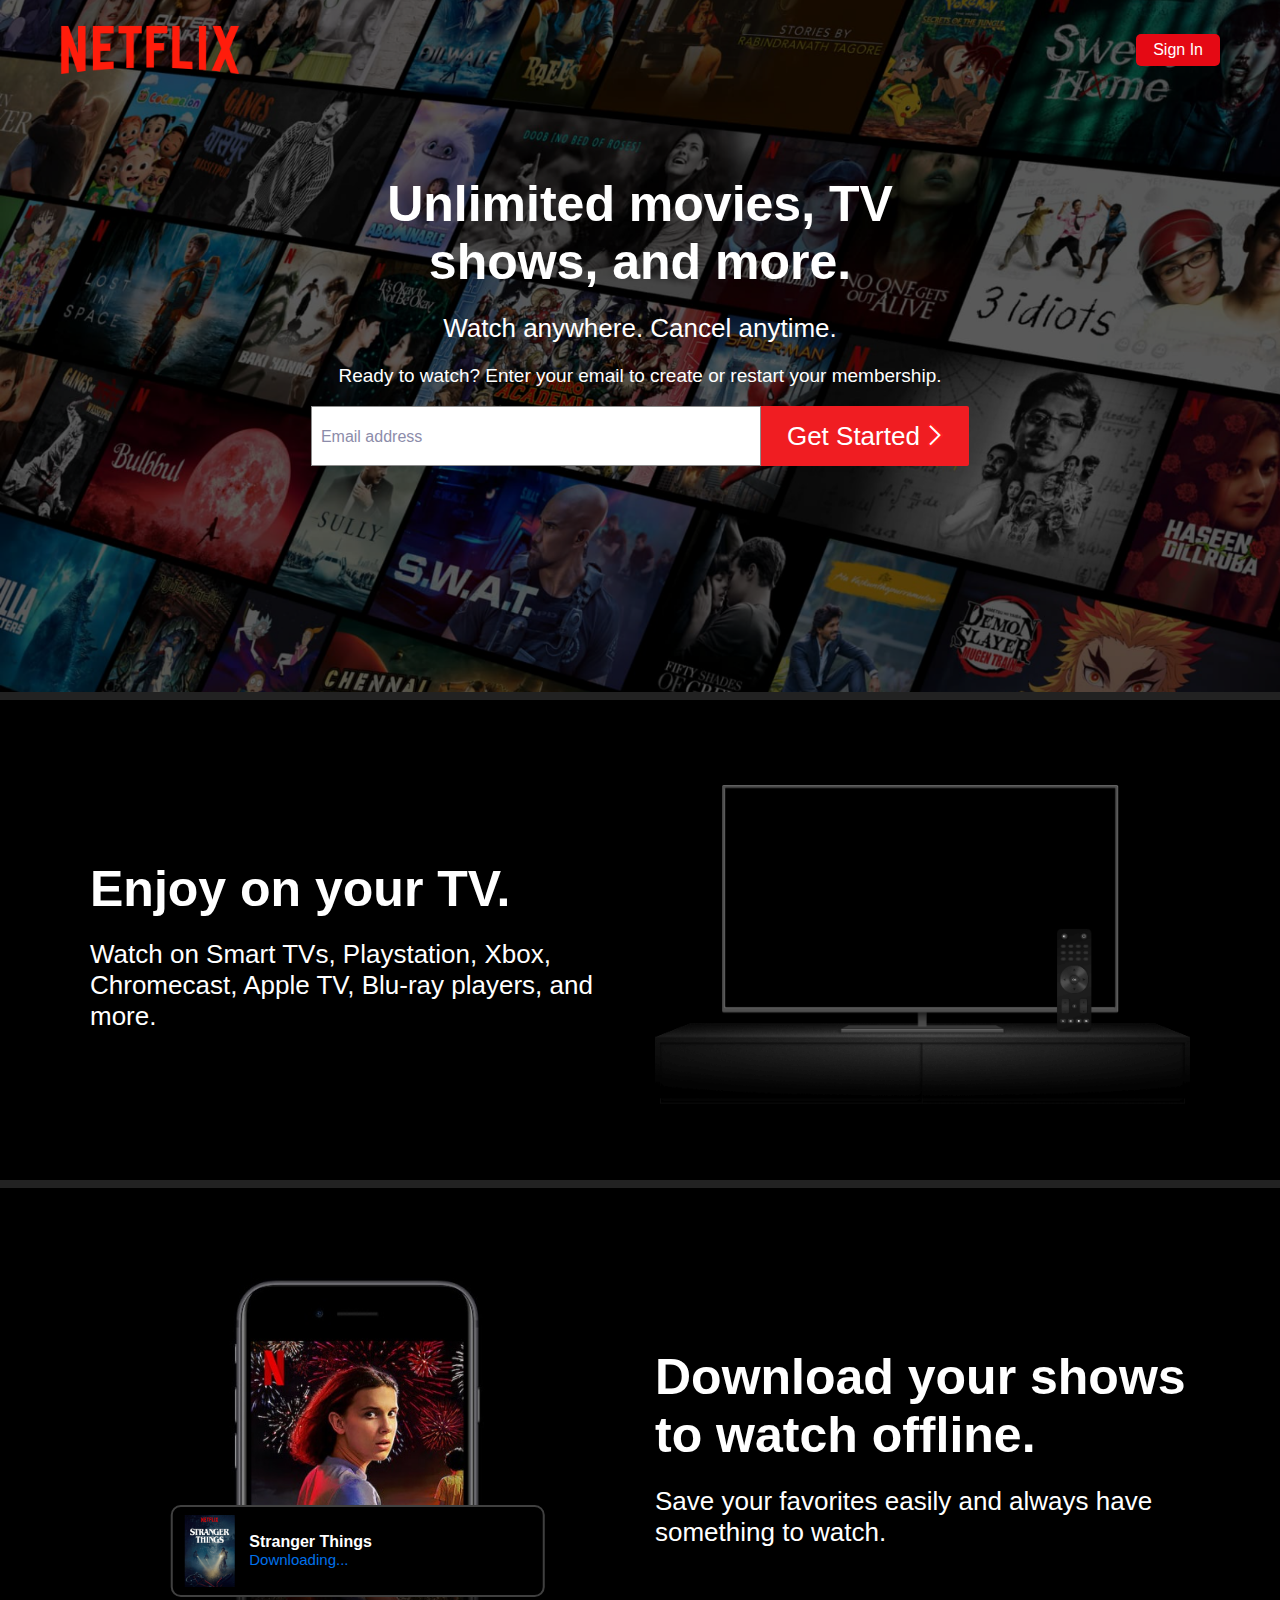
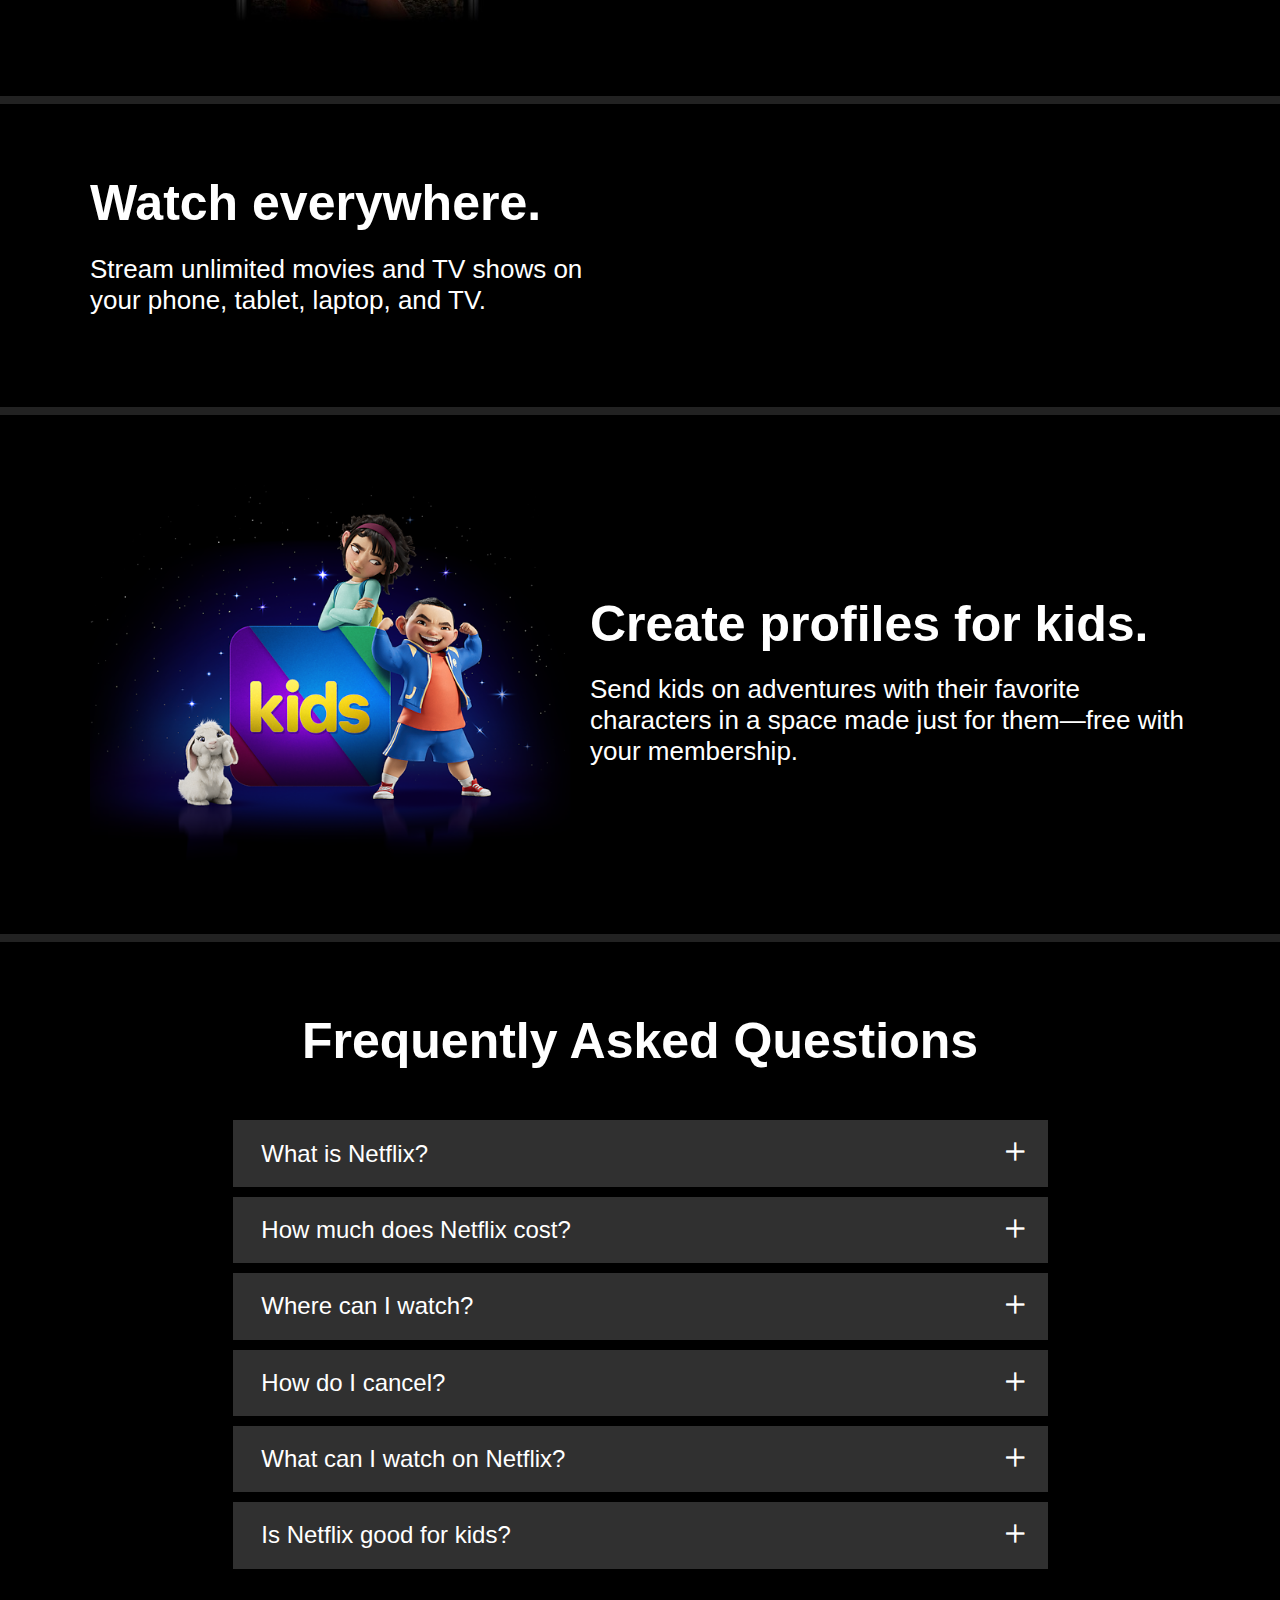
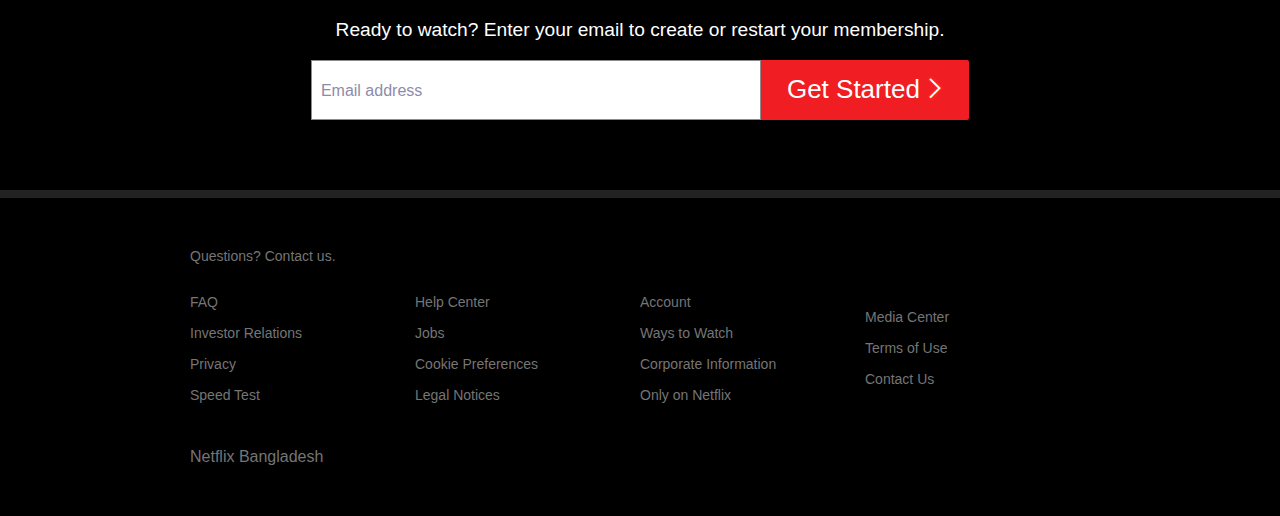
<file: index.html>
<!DOCTYPE html>
<html lang="en">

<head>
    <meta charset="UTF-8">
    <meta http-equiv="X-UA-Compatible" content="IE=edge">
    <meta name="viewport" content="width=device-width, initial-scale=1.0">
    <title>Netflix Bangladesh - Watch TV Shows Online, Watch Movies Online</title>
    <link rel="shortcut icon" type="image/jpg" href="img/netflix.png" />
    <link rel="stylesheet" href="CSS/index.css">
    <script src="javascript.js"></script>
    <link rel="stylesheet" href="https://cdnjs.cloudflare.com/ajax/libs/font-awesome/5.15.4/css/all.min.css" />
</head>

<body>
    <header class="header">
        <div class="top-bar">
            <img src="img/Netflix-Logo.png" class="logo" alt="">
            <button class="signin-btn" onclick="document.location='login.html'"> Sign In </button>
        </div>

        <div class="hero">
            <h1>Unlimited movies, TV shows, and more.</h1>
            <h2>Watch anywhere. Cancel anytime.</h2>
            <h3>Ready to watch? Enter your email to create or restart your membership.</h3>
            <div class="email-box">
                <div class="input-group">
                    <input class="email-input" type="email" name="email" onblur="createClass2(1)">
                    <span class="input-span">Email address</span>
                </div>
                <button class="get-start-btn"> Get Started <i class="fas fa-chevron-right right-icon"></i></button>
            </div>
        </div>
    </header>

    <section class="section">
        <div class="grid-body">
            <div class="col1">
                <h1 class="title1">Enjoy on your TV.</h1>
                <h2 class="title2">Watch on Smart TVs, Playstation, Xbox, Chromecast, Apple TV, Blu-ray players, and
                    more.</h2>
            </div>
            <div class="col2">
                <img src="img/tv.png" alt="">
            </div>
        </div>
    </section>

    <section class="section">
        <div class="grid-body">
            <div class="col1 card-bdy">
                <img src="img/mobile-0819.jpg" alt="">
                <div class="card">
                    <img src="img/boxshot.png" alt="">

                    <div class="card-text">
                        <span>Stranger Things</span>
                        <span>Downloading...</span>
                    </div>
                </div>
            </div>
            <div class="col1">
                <h1 class="title1">Download your shows to watch offline.</h1>
                <h2 class="title2">Save your favorites easily and always have something to watch.</h2>
            </div>
        </div>
    </section>

    <section class="section">
        <div class="grid-body no-gap">
            <div class="col1">
                <h1 class="title1 w-t-m">Watch everywhere.</h1>
                <h2 class="title2">Stream unlimited movies and TV shows on your phone, tablet, laptop, and TV.</h2>
            </div>
            <div class="col2"></div>
        </div>
    </section>

    <section class="section">
        <div class="grid-body gb2">
            <div class="col1">
                <img src="img/kids.png" alt="">
            </div>
            <div class="col2">
                <h1 class="title1">Create profiles for kids.</h1>
                <h2 class="title2">Send kids on adventures with their favorite characters in a space made just for
                    them—free with your membership.</h2>
            </div>
        </div>
    </section>

    <section class="section">
        <h1 class="title1 center-title">Frequently Asked Questions</h1>

        <div class="faq-body">
            <div class="faq">
                <button class="faq-button" onclick="faqAnswer(1)">What is Netflix? <i
                        class="fas fa-times faq-icon"></i></button>
                <div class="faq-answer">
                    <span class="faq-text">Netflix is a streaming service that offers a wide variety of award-winning TV
                        shows, movies,
                        anime, documentaries, and more on thousands of internet-connected devices.
                        You can watch as much as you want, whenever you want without a single commercial – all for one
                        low monthly price. There's always something new to discover and new TV shows and movies are
                        added every week!</span>
                </div>
            </div>

            <div class="faq">
                <button class="faq-button" onclick="faqAnswer(2)">How much does Netflix cost? <i
                        class="fas fa-times faq-icon"></i></button>
                <div class="faq-answer">
                    <span class="faq-text">Watch Netflix on your smartphone, tablet, Smart TV, laptop, or streaming
                        device, all for one fixed monthly fee. Plans range from USD3.99 to USD11.99 a month. No extra
                        costs, no contracts.</span>
                </div>
            </div>

            <div class="faq">
                <button class="faq-button" onclick="faqAnswer(3)">Where can I watch? <i
                        class="fas fa-times faq-icon"></i></button>
                <div class="faq-answer">
                    <span class="faq-text">Watch anywhere, anytime. Sign in with your Netflix account to watch instantly
                        on the web at netflix.com from your personal computer or on any internet-connected device that
                        offers the Netflix app, including smart TVs, smartphones, tablets, streaming media players and
                        game consoles. You can also download your favorite shows with the iOS, Android, or Windows 10
                        app. Use downloads to watch while you're on the go and without an internet connection. Take
                        Netflix with you anywhere.</span>
                </div>
            </div>

            <div class="faq">
                <button class="faq-button" onclick="faqAnswer(4)">How do I cancel? <i
                        class="fas fa-times faq-icon"></i></button>
                <div class="faq-answer">
                    <span class="faq-text">Netflix is flexible. There are no pesky contracts and no commitments. You can
                        easily cancel your account online in two clicks. There are no cancellation fees – start or stop
                        your account anytime.</span>
                </div>
            </div>

            <div class="faq">
                <button class="faq-button" onclick="faqAnswer(5)">What can I watch on Netflix? <i
                        class="fas fa-times faq-icon"></i></button>
                <div class="faq-answer">
                    <span class="faq-text">Netflix has an extensive library of feature films, documentaries, TV shows,
                        anime, award-winning Netflix originals, and more. Watch as much as you want, anytime you
                        want.</span>
                </div>
            </div>

            <div class="faq">
                <button class="faq-button last-btn" onclick="faqAnswer(6)">Is Netflix good for kids? <i
                        class="fas fa-times faq-icon"></i></button>
                <div class="faq-answer">
                    <span class="faq-text">The Netflix Kids experience is included in your membership to give parents
                        control while kids enjoy family-friendly TV shows and movies in their own space. <br> <br>
                        Kids profiles come with PIN-protected parental controls that let you restrict the maturity
                        rating of content kids can watch and block specific titles you don’t want kids to see.</span>
                </div>
            </div>
        </div>

        <h3 class="r-to-w">Ready to watch? Enter your email to create or restart your membership.</h3>
        <div class="email-box">
            <div class="input-group">
                <input class="email-input" type="email" name="email" onblur="createClass2(2)">
                <span class="input-span">Email address</span>
            </div>
            <button class="get-start-btn"> Get Started <i class="fas fa-chevron-right right-icon"></i></button>
        </div>
    </section>

    <footer class="footer">
        <div class="footer-box">
            <a href="" class="contact-link">Questions? Contact us.</a>

            <div class="footer-grid">
                <div class="foot-col1">
                    <a href="">FAQ</a>
                    <a href="">Investor Relations</a>
                    <a href="">Privacy</a>
                    <a href="https://fast.com/">Speed Test</a>
                </div>

                <div class="foot-col2">
                    <a href="">Help Center</a>
                    <a href="">Jobs</a>
                    <a href="">Cookie Preferences</a>
                    <a href="">Legal Notices</a>
                </div>

                <div class="foot-col3">
                    <a href="">Account</a>
                    <a href="">Ways to Watch</a>
                    <a href="">Corporate Information</a>
                    <a href="">Only on Netflix</a>
                </div>

                <div class="foot-col4">
                    <a href="">Media Center</a>
                    <a href="">Terms of Use</a>
                    <a href="">Contact Us</a>
                </div>
            </div>

            <span class="netflix-span">Netflix Bangladesh</span>
        </div>
    </footer>

</body>

</html>
</file>
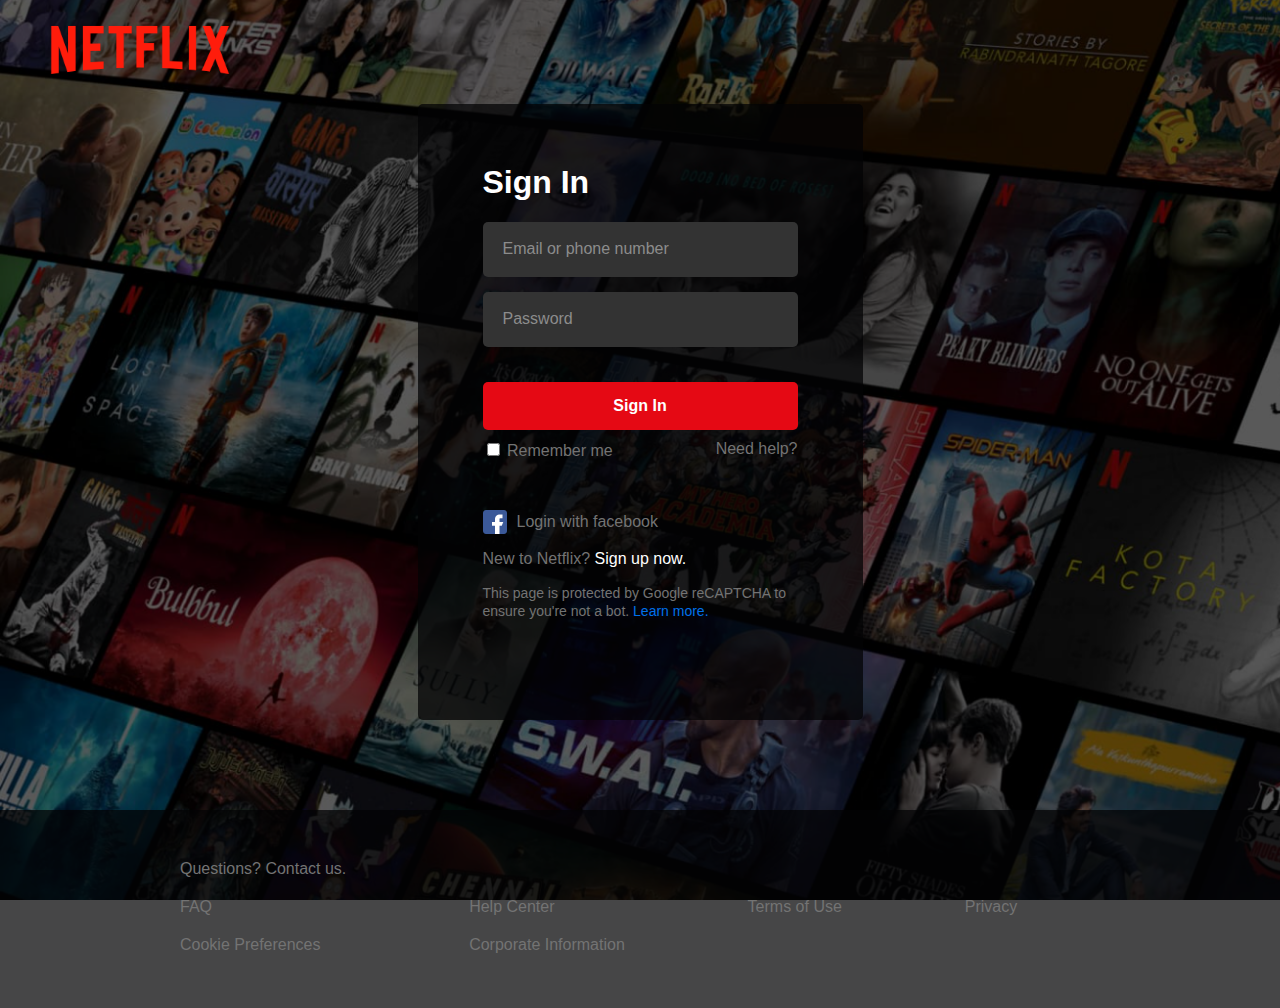
<file: login.html>
<!DOCTYPE html>
<html lang="en">

<head>
    <meta charset="UTF-8">
    <meta http-equiv="X-UA-Compatible" content="IE=edge">
    <meta name="viewport" content="width=device-width, initial-scale=1.0">
    <title>Netflix</title>
    <link rel="shortcut icon" type="image/jpg" href="img/netflix.png" />
    <link rel="stylesheet" href="CSS/login-style.css">
    <script src="javascript.js"></script>
</head>

<body>

    <header class="header">
        <img src="img/Netflix-Logo.png" class="logo" alt="">
    </header>

    <div class="login-container">
        <h1 class="title">Sign In</h1>

        <div class="input-group">
            <input class="input" type="email" name="email" onblur="createClass()">
            <span class="input-span">Email or phone number</span>
        </div>
        <div class="input-group">
            <input class="input" type="password" name="password" onblur="createClass()">
            <span class="input-span">Password</span>
        </div>

        <button type="submit" class="login-button">Sign In</button>

        <input type="checkbox" id="checkbox">
        <span>Remember me</span>
        <a href="#" class="need-help">Need help?</a>

        <div class="fb-login">
            <img src="img/facebook.png" alt="">
            <a href="">Login with facebook</a>
        </div>
        <p>New to Netflix? <a href="index.html" class="signup-link">Sign up now.</a></p>
        <span class="captcha-text">This page is protected by Google reCAPTCHA to ensure you're not a bot.
            <a href="#" class="learn-more">Learn more.</a></span>
    </div>

    <footer class="login-footer">
        <div class="footer-container">
            <div class="sec1">
                <a href="">Questions? Contact us.</a>
                <a href="">FAQ</a>
                <a href="">Cookie Preferences</a>
            </div>
            <div class="sec2">
                <div class="flex">
                    <a href="">Help Center</a>
                    <a href="">Corporate Information</a>
                </div>
            </div>
            <div class="sec3">
                <a href="">Terms of Use</a>
            </div>
            <div class="sec4">
                <a href="">Privacy</a>
            </div>
        </div>
    </footer>


</body>

</html>
</file>
<file: CSS/index.css>
* {
    box-sizing: border-box;
}

body {
    margin: 0;
    font-family: Arial, Helvetica, sans-serif;
}

.header {
    height: 700px;
    width: 100%;
    border-bottom: 8px solid #222;
    background-image: url(../img/overlay-bg.png);
    background-size: cover;
    background-repeat: no-repeat;
}

.top-bar {
    margin: 0px 60px;
    display: flex;
    justify-content: space-between;
    align-items: center;
}

.logo {
    height: 100px;
    width: 180px;
}

.signin-btn {
    padding: 7px 17px;
    color: white;
    background-color: #e50914;
    font-weight: 500;
    font-size: 16px;
    border-radius: 5px;
    border: none;
    outline: none;
    cursor: pointer;
}

.hero {
    color: white;
    width: 950px;
    padding: 75px 0px;
    margin: auto;
    text-align: center;
}

.hero h1 {
    font-size: 50px;
    max-width: 640px;
    margin: auto;
}

.hero h2 {
    font-size: 26px;
    font-weight: 500;
}

.hero h3 {
    font-size: 19px;
    font-weight: 500;
}

.email-box {
    height: 60px;
    display: flex;
    justify-content: center;
}

.input-group {
    width: 450px;
    position: relative;
    background-color: white;
}

.input-span {
    color: #8C8CAA;
    font-size: 16px;
    position: absolute;
    display: block;
    left: 10px;
    top: 22px;
    pointer-events: none;
    transition: all 0.1s;
}

.email-input {
    height: 100%;
    width: 100%;
    padding-left: 10px;
    padding-top: 5px;
    font-size: 16px;
    outline: none;
    border: 1px solid #8C8C8C;
    background-color: transparent;
}

.email-input:focus {
    border: 1px solid #519DFB;
}

.email-input:focus+.input-span {
    top: 5px;
    font-size: 12px;
}

.has-val+.input-span {
    top: 5px;
    font-size: 12px;
}

.get-start-btn {
    padding: 0px 26px;
    color: white;
    font-size: 26px;
    border: none;
    outline: none;
    background-color: #F01D22;
    border-top-right-radius: 2px;
    border-bottom-right-radius: 2px;
    cursor: pointer;
}

.get-start-btn:hover {
    background-color: #FF1E22;
}

.right-icon {
    -webkit-text-stroke: 2px #FF1E22;
}

/* ..........................Enjoy tv .....................*/

.section {
    padding: 70px 30px;
    background-color: #000000;
    border-bottom: 8px solid #222222;
}

.title1 {
    color: white;
    font-size: 50px;
    margin-bottom: 0;
}

.title2 {
    color: white;
    font-size: 26px;
    font-weight: 500;
}

.grid-body img {
    max-width: 100%;
}

.grid-body {
    max-width: 1100px;
    margin: auto;
    display: grid;
    grid-template-columns: 1fr 1fr;
    column-gap: 30px;
    align-items: center;
}

.card-bdy {
    position: relative;
}

.card {
    width: 70%;
    padding: 8px 12px;
    position: absolute;
    left: 50%;
    bottom: 8%;
    transform: translate(-50%);
    background-color: #000000;
    border: 2px solid #404040;
    border-radius: 10px;
    display: grid;
    grid-template-columns: 50px auto;
    column-gap: 15px;
    align-items: center;
}

.card img {
    height: 72px;
    width: 50px;
}

.card-text span:first-child {
    color: #fff;
    font-size: 16px;
    font-weight: 600;
    display: block;
}

.card-text span:last-child {
    color: #0071EB;
    font-size: 15px;
    display: block;
}

.w-t-m {
    margin-top: 0;
}

.gb2 {
    grid-template-columns: 500px auto;
    column-gap: 0;
}

.center-title {
    text-align: center;
    margin-top: 0;
}

.faq-body {
    max-width: 815px;
    margin: 50px auto;
}

.faq {
    margin-bottom: 10px;
}

.last-faq {
    margin-bottom: 0;
}

.faq-button {
    color: white;
    display: block;
    position: relative;
    width: 100%;
    text-align: left;
    font-size: 24px;
    font-weight: 400;
    margin-bottom: 1px;
    border: none;
    outline: none;
    padding: .8em 2.2em .8em 1.2em;
    background-color: #303030;
    cursor: pointer;
}

.faq-icon {
    -webkit-text-stroke: 2px #303030;
    position: absolute;
    right: 1em;
    top: 20px;
    transform: rotate(45deg);
}

.faq-answer {
    display: none;
    width: 100%;
    padding: 30px;
    background-color: #303030;
}

.faq-text {
    color: white;
    font-size: 24px;
}

.r-to-w {
    color: white;
    font-size: 1.2rem;
    font-weight: 500;
    text-align: center;
}

.footer {
    color: #757575;
    padding: 50px 30px;
    background-color: #000000;
}

.footer-box {
    max-width: 900px;
    margin: auto;
}

.footer-grid {
    display: grid;
    grid-template-columns: 1fr 1fr 1fr 1fr;
    align-items: center;
}

.footer-grid a,
.contact-link {
    color: #757575;
    font-size: 14px;
    text-decoration: none;
    display: block;
    margin-bottom: 15px;
}

.footer-grid a:hover,
.contact-link:hover {
    text-decoration: underline;
}

.contact-link {
    margin-bottom: 30px;
}

.netflix-span {
    display: block;
    margin-top: 30px;
}



/* ....................Responsive.......................*/



@media only screen and (max-width: 448px) {

    .card {
        column-gap: 0px;
    }

    .card img {
        height: 48px;
        width: 35px;
    }

    .card-text span:first-child {
        font-size: 14px;
    }

    .card-text span:last-child {
        font-size: 12px;
    }
}



@media only screen and (max-width: 768px) {

    .header {
        height: 500px;
    }

    .top-bar {
        margin: 0px 20px;
    }

    .logo {
        height: 60px;
        width: 100px;
    }

    .signin-btn {
        font-size: 14px;
        padding: 4px 8px;
        border-radius: 3px;
    }

    .hero {
        width: 100%;
        padding: 75px 20px;
    }

    .hero h1 {
        font-size: 26px;
    }

    .hero h2,
    .hero h3 {
        font-size: 18px;
    }

    .email-box {
        width: 100%;
        height: auto;
        display: grid;
        grid-template-columns: 1fr;
        row-gap: 10px;
    }

    .input-group {
        height: 48px;
        width: 100%;
    }

    .input-span {
        top: 16px;
    }

    .email-input {
        padding-top: 8px;
    }

    .email-input:focus+.input-span {
        top: 4px;
        font-size: 11px;
    }

    .has-val+.input-span {
        top: 3px;
        font-size: 11px;
    }

    .get-start-btn {
        height: 40px;
        width: 150px;
        margin: auto;
        font-size: 16px;
        border-radius: 2px;
    }

    .faq-button,
    .faq-text {
        font-size: 18px;
    }
    .faq-icon {
        top: 15px;
    }

}


@media only screen and (max-width: 950px) {

    .section {
        padding: 50px 20px;
    }

    .title1 {
        font-size: 26px;
        text-align: center;
        margin-top: 0;
    }

    .title2 {
        font-size: 18px;
        text-align: center;
    }

    .grid-body {
        grid-template-columns: 1fr;
        row-gap: 20px;
    }

    .col2,
    .col1 {
        margin: auto;
    }

    .no-gap {
        row-gap: 0;
    }
    .footer-grid{
        grid-template-columns: auto auto;
    }

    
}





@media only screen and (min-width: 767px) and (max-width: 1010px) {
    .hero {
        width: 90%;
    }

}
</file>
<file: CSS/login-style.css>
* {
    box-sizing: border-box;
}

body {
    margin: 0;
    padding: 0;
    background-image: url(../img/overlay-bg.png);
    background-attachment: fixed;
    background-size: cover;
    background-repeat: no-repeat;
    font-family: Arial, Helvetica, sans-serif;
}

.header {
    height: auto;
    width: 100%;
}

.logo {
    height: 100px;
    width: 180px;
    margin-left: 50px;
}

.login-container {
    width: 445px;
    height: auto;
    margin: auto;
    padding: 60px 65px;
    padding-bottom: 100px;
    background-color: #030304bb;
    border-radius: 5px;
    color: #737373;
}

.title {
    color: white;
    margin-top: 0;
}

.input-group {
    height: 55px;
    margin-bottom: 15px;
    background-color: #333333;
    border-radius: 5px;
    position: relative;
}

.input-span {
    color: #8C8C8C;
    font-size: 16px;
    position: absolute;
    display: block;
    left: 20px;
    top: 18px;
    pointer-events: none;
    transition: all 0.1s;
}

.input {
    height: 100%;
    width: 100%;
    padding-left: 20px;
    padding-top: 5px;
    border: none;
    outline: none;
    font-size: 16px;
    color: white;
    background: transparent;
}

.input:focus+.input-span {
    top: 5px;
    font-size: 12px;
}

.has-val+.input-span {
    top: 5px;
    font-size: 12px;
}

.login-button {
    width: 100%;
    padding: 15px;
    margin-top: 20px;
    margin-bottom: 10px;
    font-size: 16px;
    font-weight: bold;
    border: none;
    outline: none;
    color: white;
    background-color: #E50914;
    border-radius: 5px;
    cursor: pointer;
}

#checkbox {
    background-color: green;
    border-radius: 5px;
    border: none;
}

.need-help {
    color: #737373;
    text-decoration: none;
    float: right;
}

.need-help:hover {
    text-decoration: underline;
}

.fb-login {
    margin-top: 50px;
    display: flex;
    align-items: center;
    gap: 10px;
}

.fb-login a {
    color: #737373;
    text-decoration: none;
}

.signup-link {
    color: white;
    text-decoration: none;
}

.captcha-text {
    font-size: 14px;
}

.learn-more {
    color: #0071EB;
    text-decoration: none;
}

.learn-more:hover {
    text-decoration: underline;
}

.login-footer {
    background-color: #030304bb;
    width: 100%;
    height: 22vh;
    margin-top: 90px;
}

.footer-container {
    margin: auto;
    max-width: 1000px;
    padding: 30px 20px;
    display: grid;
    grid-template-columns: auto auto auto auto;
}

.footer-container a {
    display: block;
    margin: 20px;
    color: #737373;
    text-decoration: none;
}

.footer-container a:hover {
    text-decoration: underline;
}

.sec2 {
    display: flex;
    align-items: flex-end;
}

.sec3,
.sec4 {
    display: flex;
    align-items: center;
}


/*................... Responsive.............. */



@media only screen and (max-width: 768px) {
    body {
        background-image: none;
        background-color: #000000;
    }

    .logo {
        height: 50px;
        width: 100px;
        margin-left: 20px;
    }

    .login-container {
        width: 100%;
        padding: 30px 20px;
        padding-bottom: 100px;
        box-sizing: border-box;
    }

    .login-footer {
        margin-top: 0;
    }

    .footer-container {
        grid-template-columns: auto auto;
        border-top: 1px solid gray;
    }

    .footer-container a {
        margin-left: 0;

    }

}
</file>
